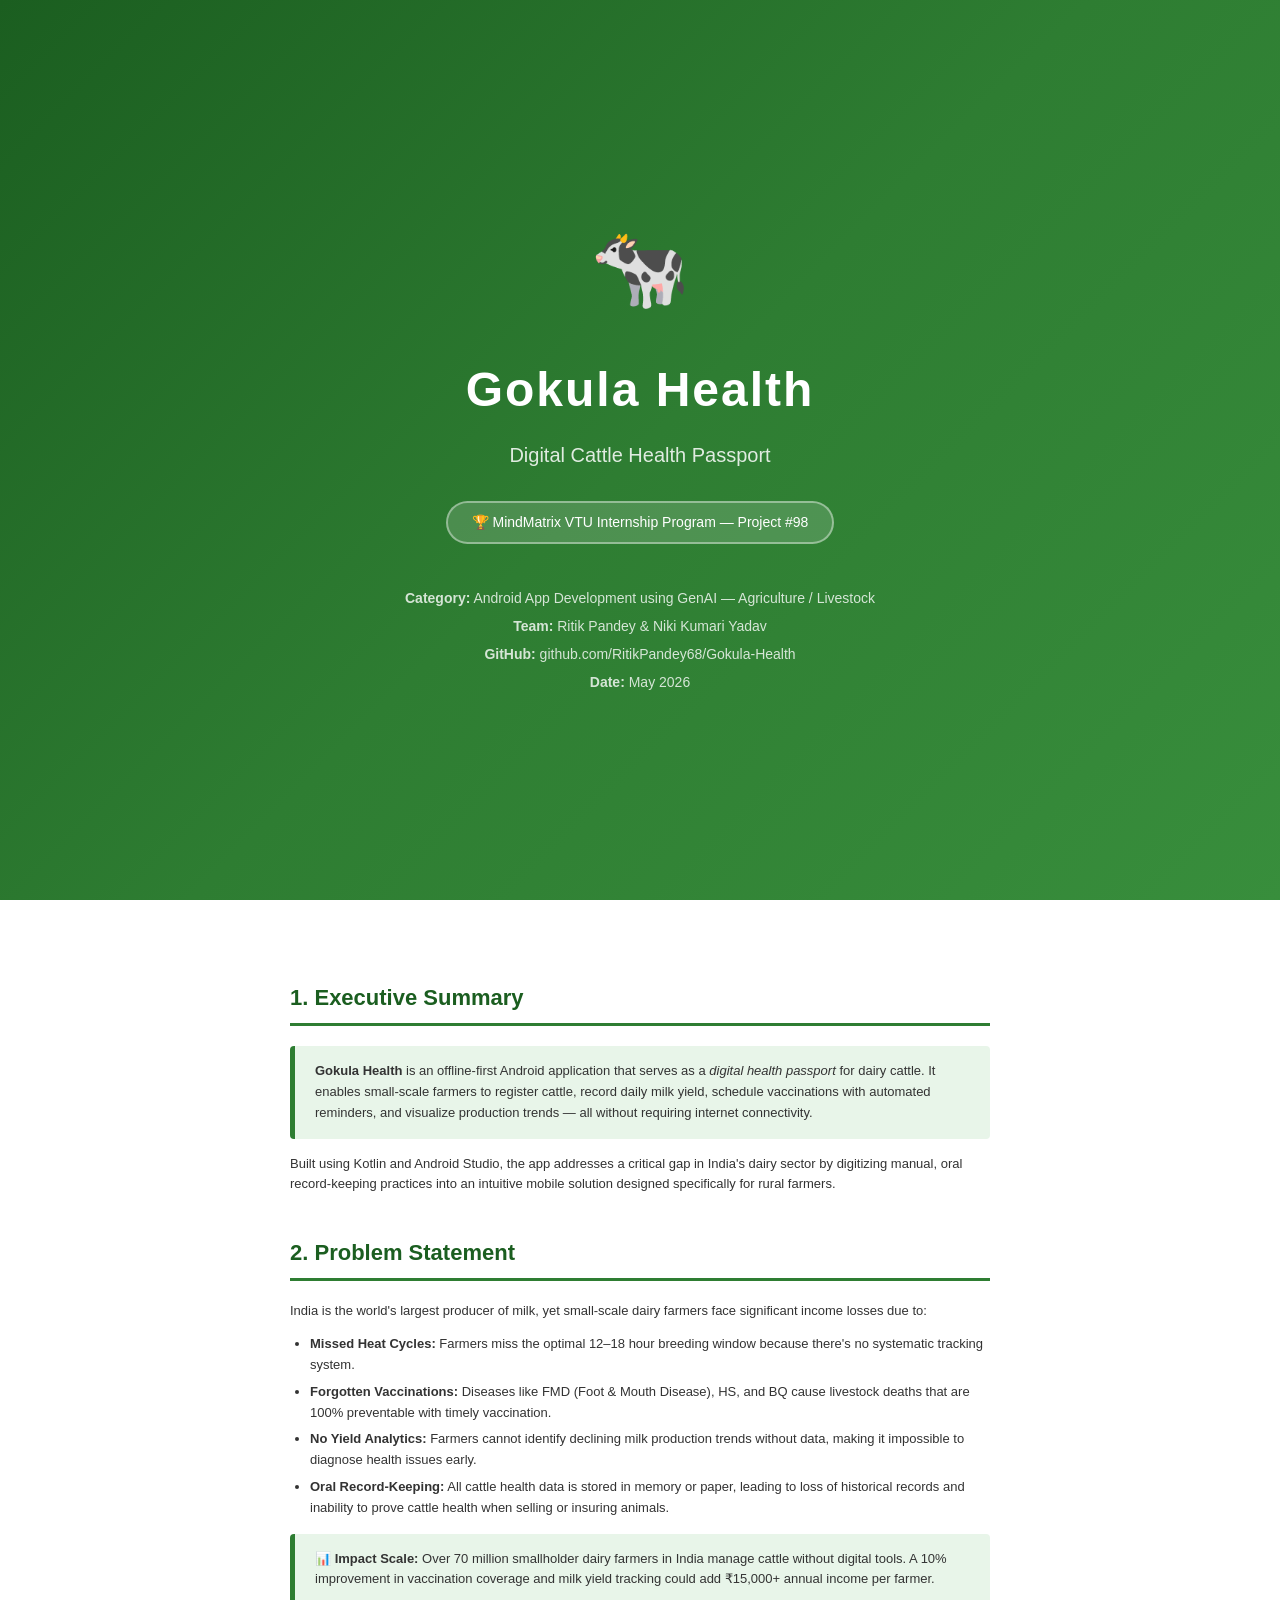
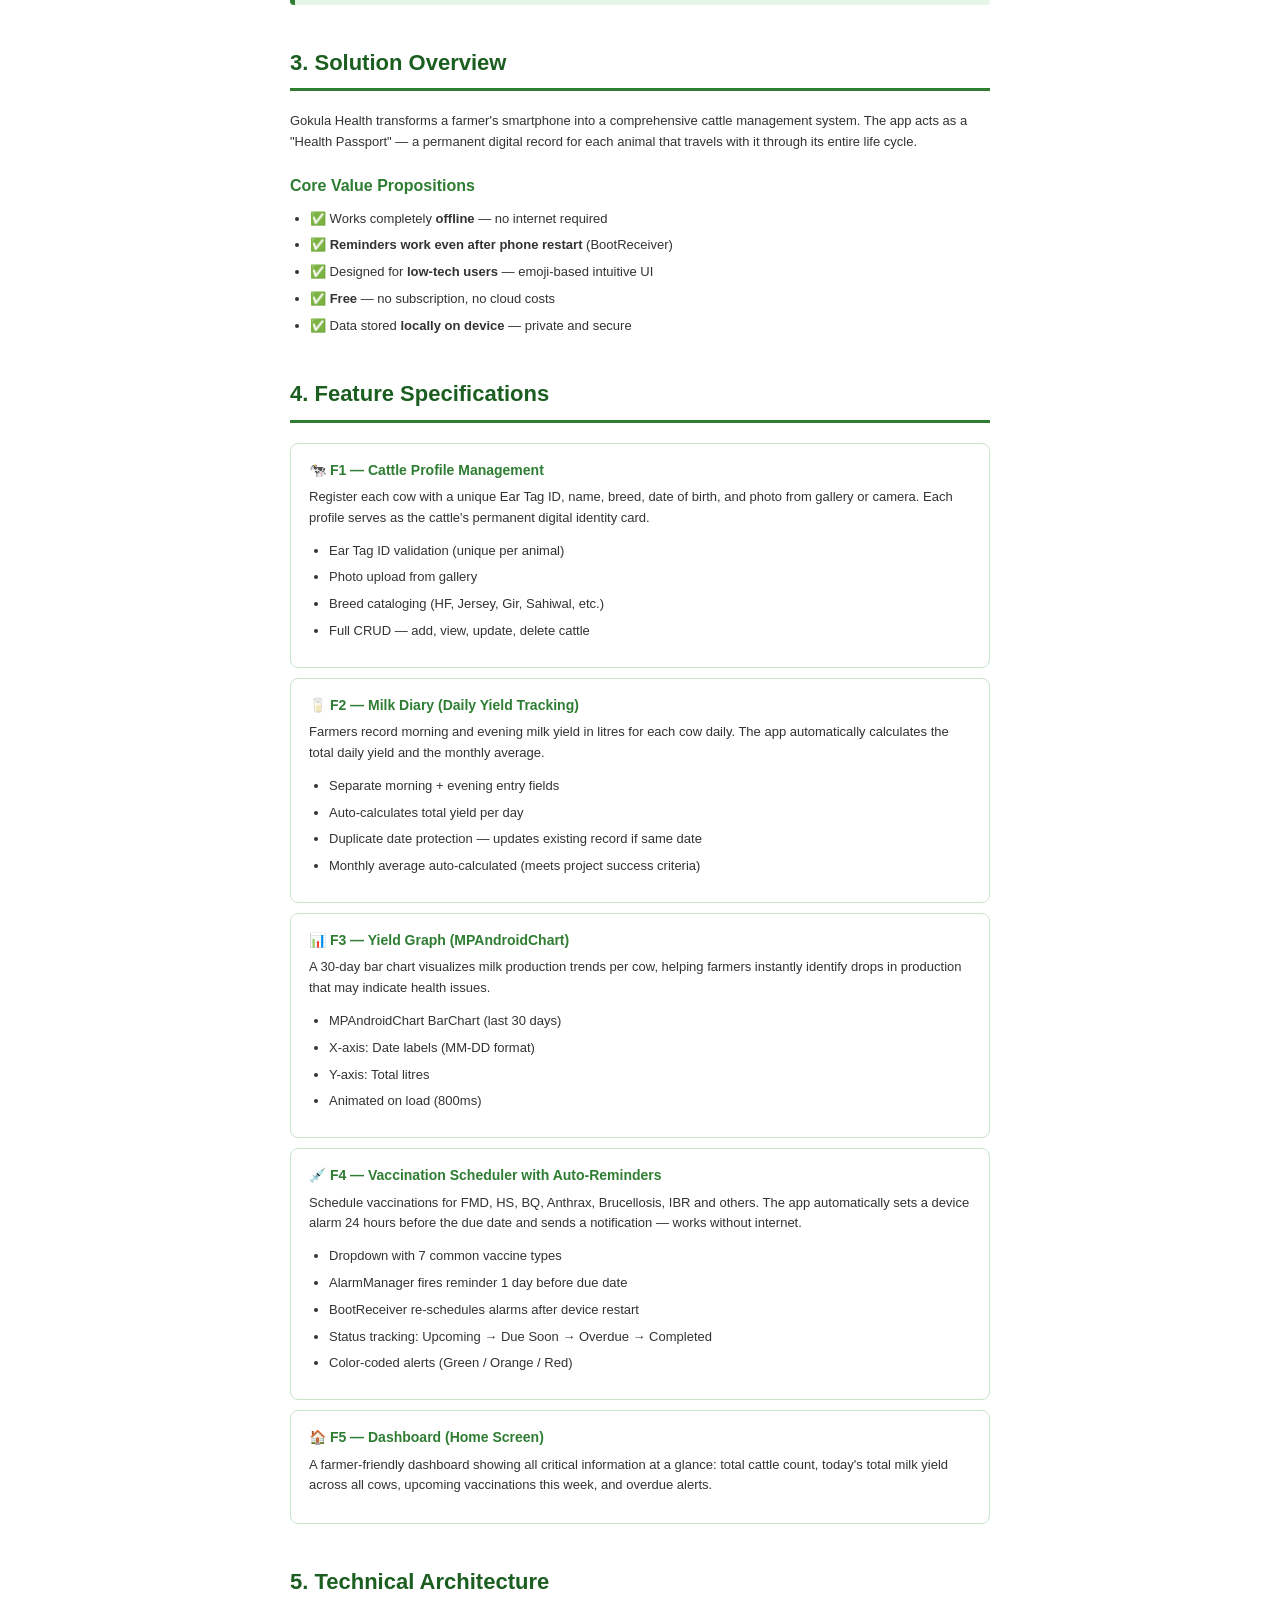
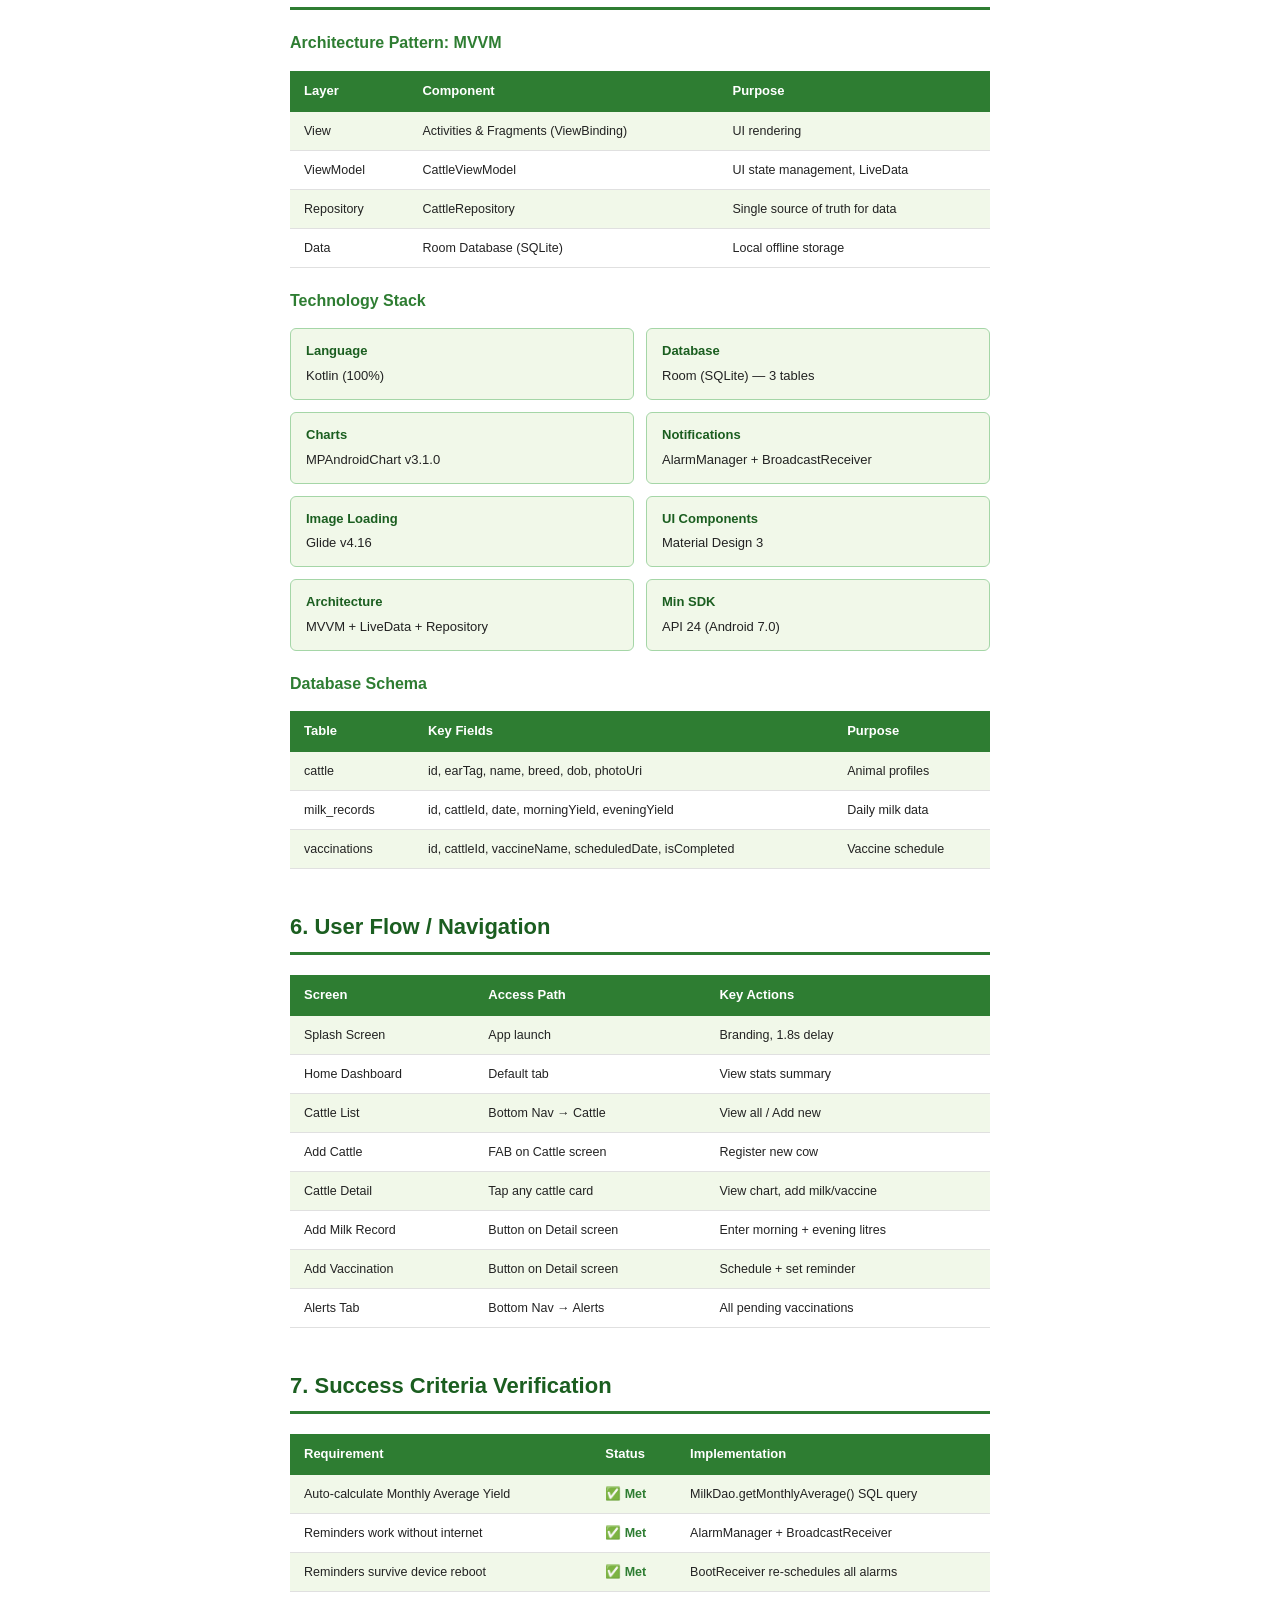
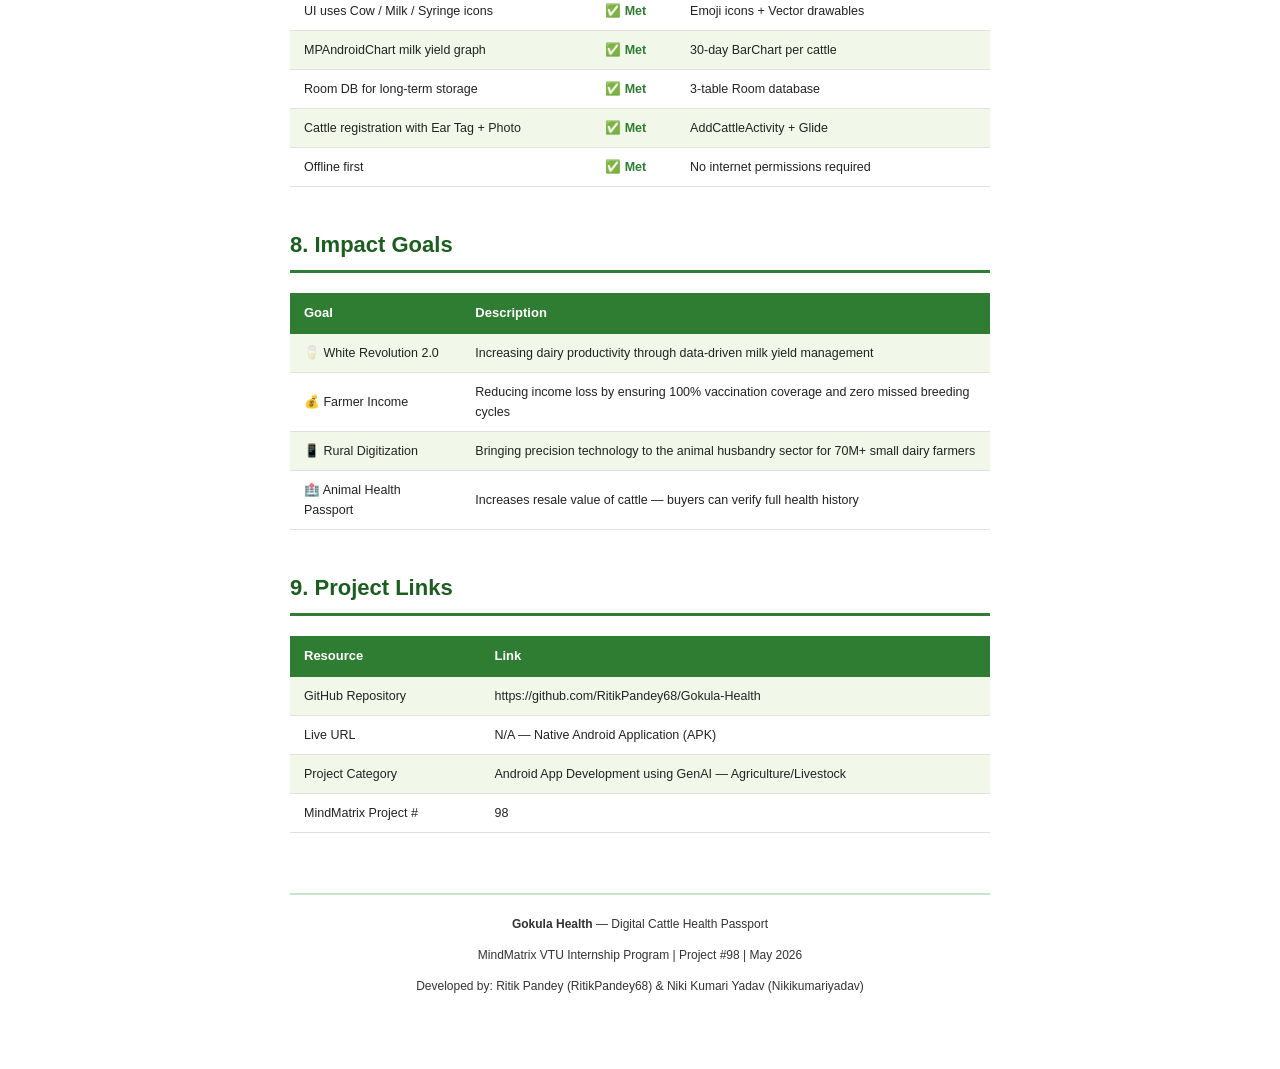
<file: GokulaHealth_PRD.html>
<!DOCTYPE html>
<html lang="en">
<head>
<meta charset="UTF-8"/>
<meta name="viewport" content="width=device-width, initial-scale=1.0"/>
<title>Gokula Health - PRD Document</title>
<style>
  * { margin: 0; padding: 0; box-sizing: border-box; }
  body { font-family: 'Arial', sans-serif; color: #222; background: #fff; font-size: 13px; line-height: 1.6; }

  .cover {
    height: 100vh; display: flex; flex-direction: column;
    justify-content: center; align-items: center;
    background: linear-gradient(135deg, #1B5E20, #2E7D32, #388E3C);
    color: white; text-align: center; padding: 40px;
    page-break-after: always;
  }
  .cover h1 { font-size: 48px; font-weight: 800; letter-spacing: 2px; margin-bottom: 10px; }
  .cover h2 { font-size: 20px; font-weight: 300; opacity: 0.85; margin-bottom: 30px; }
  .cover .badge {
    background: rgba(255,255,255,0.15); border: 2px solid rgba(255,255,255,0.4);
    border-radius: 30px; padding: 8px 24px; font-size: 14px; margin-bottom: 40px;
  }
  .cover .meta { font-size: 14px; opacity: 0.8; line-height: 2; }
  .cover .cow-icon { font-size: 80px; margin-bottom: 20px; }

  .content { max-width: 800px; margin: 0 auto; padding: 40px 50px; }

  h1.section-title {
    color: #1B5E20; font-size: 22px; border-bottom: 3px solid #2E7D32;
    padding-bottom: 8px; margin: 40px 0 20px 0;
  }
  h2.sub-title { color: #2E7D32; font-size: 16px; margin: 20px 0 10px 0; }

  p { margin-bottom: 12px; color: #333; }

  .highlight-box {
    background: #E8F5E9; border-left: 5px solid #2E7D32;
    padding: 15px 20px; border-radius: 4px; margin: 15px 0;
  }
  .highlight-box p { margin: 0; }

  table { width: 100%; border-collapse: collapse; margin: 15px 0; }
  th { background: #2E7D32; color: white; padding: 10px 14px; text-align: left; font-size: 13px; }
  td { padding: 9px 14px; border-bottom: 1px solid #e0e0e0; font-size: 12.5px; }
  tr:nth-child(even) { background: #F1F8E9; }

  ul, ol { margin: 10px 0 10px 20px; }
  li { margin-bottom: 6px; color: #333; }

  .feature-card {
    border: 1px solid #C8E6C9; border-radius: 8px; padding: 15px 18px;
    margin: 10px 0; background: #fff;
  }
  .feature-card h3 { color: #2E7D32; font-size: 14px; margin-bottom: 6px; }

  .tech-grid {
    display: grid; grid-template-columns: 1fr 1fr; gap: 12px; margin: 15px 0;
  }
  .tech-item {
    background: #F1F8E9; border: 1px solid #A5D6A7;
    border-radius: 6px; padding: 12px 15px;
  }
  .tech-item strong { color: #1B5E20; display: block; margin-bottom: 4px; }

  .status-yes { color: #2E7D32; font-weight: bold; }
  .status-no  { color: #C62828; font-weight: bold; }

  .footer {
    margin-top: 60px; padding: 20px; text-align: center;
    border-top: 2px solid #C8E6C9; color: #666; font-size: 12px;
  }

  @media print {
    .cover { height: 100vh; }
    h1.section-title { page-break-before: auto; }
    .content { padding: 30px 40px; }
  }
</style>
</head>
<body>

<!-- COVER PAGE -->
<div class="cover">
  <div class="cow-icon">🐄</div>
  <h1>Gokula Health</h1>
  <h2>Digital Cattle Health Passport</h2>
  <div class="badge">🏆 MindMatrix VTU Internship Program — Project #98</div>
  <div class="meta">
    <strong>Category:</strong> Android App Development using GenAI — Agriculture / Livestock<br/>
    <strong>Team:</strong> Ritik Pandey &amp; Niki Kumari Yadav<br/>
    <strong>GitHub:</strong> github.com/RitikPandey68/Gokula-Health<br/>
    <strong>Date:</strong> May 2026
  </div>
</div>

<!-- MAIN CONTENT -->
<div class="content">

  <!-- 1. EXECUTIVE SUMMARY -->
  <h1 class="section-title">1. Executive Summary</h1>
  <div class="highlight-box">
    <p><strong>Gokula Health</strong> is an offline-first Android application that serves as a <em>digital health passport</em> for dairy cattle. It enables small-scale farmers to register cattle, record daily milk yield, schedule vaccinations with automated reminders, and visualize production trends — all without requiring internet connectivity.</p>
  </div>
  <p>Built using Kotlin and Android Studio, the app addresses a critical gap in India's dairy sector by digitizing manual, oral record-keeping practices into an intuitive mobile solution designed specifically for rural farmers.</p>

  <!-- 2. PROBLEM STATEMENT -->
  <h1 class="section-title">2. Problem Statement</h1>
  <p>India is the world's largest producer of milk, yet small-scale dairy farmers face significant income losses due to:</p>
  <ul>
    <li><strong>Missed Heat Cycles:</strong> Farmers miss the optimal 12–18 hour breeding window because there's no systematic tracking system.</li>
    <li><strong>Forgotten Vaccinations:</strong> Diseases like FMD (Foot &amp; Mouth Disease), HS, and BQ cause livestock deaths that are 100% preventable with timely vaccination.</li>
    <li><strong>No Yield Analytics:</strong> Farmers cannot identify declining milk production trends without data, making it impossible to diagnose health issues early.</li>
    <li><strong>Oral Record-Keeping:</strong> All cattle health data is stored in memory or paper, leading to loss of historical records and inability to prove cattle health when selling or insuring animals.</li>
  </ul>

  <div class="highlight-box">
    <p>📊 <strong>Impact Scale:</strong> Over 70 million smallholder dairy farmers in India manage cattle without digital tools. A 10% improvement in vaccination coverage and milk yield tracking could add ₹15,000+ annual income per farmer.</p>
  </div>

  <!-- 3. SOLUTION -->
  <h1 class="section-title">3. Solution Overview</h1>
  <p>Gokula Health transforms a farmer's smartphone into a comprehensive cattle management system. The app acts as a "Health Passport" — a permanent digital record for each animal that travels with it through its entire life cycle.</p>

  <h2 class="sub-title">Core Value Propositions</h2>
  <ul>
    <li>✅ Works completely <strong>offline</strong> — no internet required</li>
    <li>✅ <strong>Reminders work even after phone restart</strong> (BootReceiver)</li>
    <li>✅ Designed for <strong>low-tech users</strong> — emoji-based intuitive UI</li>
    <li>✅ <strong>Free</strong> — no subscription, no cloud costs</li>
    <li>✅ Data stored <strong>locally on device</strong> — private and secure</li>
  </ul>

  <!-- 4. FEATURES -->
  <h1 class="section-title">4. Feature Specifications</h1>

  <div class="feature-card">
    <h3>🐄 F1 — Cattle Profile Management</h3>
    <p>Register each cow with a unique Ear Tag ID, name, breed, date of birth, and photo from gallery or camera. Each profile serves as the cattle's permanent digital identity card.</p>
    <ul>
      <li>Ear Tag ID validation (unique per animal)</li>
      <li>Photo upload from gallery</li>
      <li>Breed cataloging (HF, Jersey, Gir, Sahiwal, etc.)</li>
      <li>Full CRUD — add, view, update, delete cattle</li>
    </ul>
  </div>

  <div class="feature-card">
    <h3>🥛 F2 — Milk Diary (Daily Yield Tracking)</h3>
    <p>Farmers record morning and evening milk yield in litres for each cow daily. The app automatically calculates the total daily yield and the monthly average.</p>
    <ul>
      <li>Separate morning + evening entry fields</li>
      <li>Auto-calculates total yield per day</li>
      <li>Duplicate date protection — updates existing record if same date</li>
      <li>Monthly average auto-calculated (meets project success criteria)</li>
    </ul>
  </div>

  <div class="feature-card">
    <h3>📊 F3 — Yield Graph (MPAndroidChart)</h3>
    <p>A 30-day bar chart visualizes milk production trends per cow, helping farmers instantly identify drops in production that may indicate health issues.</p>
    <ul>
      <li>MPAndroidChart BarChart (last 30 days)</li>
      <li>X-axis: Date labels (MM-DD format)</li>
      <li>Y-axis: Total litres</li>
      <li>Animated on load (800ms)</li>
    </ul>
  </div>

  <div class="feature-card">
    <h3>💉 F4 — Vaccination Scheduler with Auto-Reminders</h3>
    <p>Schedule vaccinations for FMD, HS, BQ, Anthrax, Brucellosis, IBR and others. The app automatically sets a device alarm 24 hours before the due date and sends a notification — works without internet.</p>
    <ul>
      <li>Dropdown with 7 common vaccine types</li>
      <li>AlarmManager fires reminder 1 day before due date</li>
      <li>BootReceiver re-schedules alarms after device restart</li>
      <li>Status tracking: Upcoming → Due Soon → Overdue → Completed</li>
      <li>Color-coded alerts (Green / Orange / Red)</li>
    </ul>
  </div>

  <div class="feature-card">
    <h3>🏠 F5 — Dashboard (Home Screen)</h3>
    <p>A farmer-friendly dashboard showing all critical information at a glance: total cattle count, today's total milk yield across all cows, upcoming vaccinations this week, and overdue alerts.</p>
  </div>

  <!-- 5. TECH STACK -->
  <h1 class="section-title">5. Technical Architecture</h1>

  <h2 class="sub-title">Architecture Pattern: MVVM</h2>
  <table>
    <tr><th>Layer</th><th>Component</th><th>Purpose</th></tr>
    <tr><td>View</td><td>Activities &amp; Fragments (ViewBinding)</td><td>UI rendering</td></tr>
    <tr><td>ViewModel</td><td>CattleViewModel</td><td>UI state management, LiveData</td></tr>
    <tr><td>Repository</td><td>CattleRepository</td><td>Single source of truth for data</td></tr>
    <tr><td>Data</td><td>Room Database (SQLite)</td><td>Local offline storage</td></tr>
  </table>

  <h2 class="sub-title">Technology Stack</h2>
  <div class="tech-grid">
    <div class="tech-item"><strong>Language</strong>Kotlin (100%)</div>
    <div class="tech-item"><strong>Database</strong>Room (SQLite) — 3 tables</div>
    <div class="tech-item"><strong>Charts</strong>MPAndroidChart v3.1.0</div>
    <div class="tech-item"><strong>Notifications</strong>AlarmManager + BroadcastReceiver</div>
    <div class="tech-item"><strong>Image Loading</strong>Glide v4.16</div>
    <div class="tech-item"><strong>UI Components</strong>Material Design 3</div>
    <div class="tech-item"><strong>Architecture</strong>MVVM + LiveData + Repository</div>
    <div class="tech-item"><strong>Min SDK</strong>API 24 (Android 7.0)</div>
  </div>

  <h2 class="sub-title">Database Schema</h2>
  <table>
    <tr><th>Table</th><th>Key Fields</th><th>Purpose</th></tr>
    <tr><td>cattle</td><td>id, earTag, name, breed, dob, photoUri</td><td>Animal profiles</td></tr>
    <tr><td>milk_records</td><td>id, cattleId, date, morningYield, eveningYield</td><td>Daily milk data</td></tr>
    <tr><td>vaccinations</td><td>id, cattleId, vaccineName, scheduledDate, isCompleted</td><td>Vaccine schedule</td></tr>
  </table>

  <!-- 6. APP FLOW -->
  <h1 class="section-title">6. User Flow / Navigation</h1>
  <table>
    <tr><th>Screen</th><th>Access Path</th><th>Key Actions</th></tr>
    <tr><td>Splash Screen</td><td>App launch</td><td>Branding, 1.8s delay</td></tr>
    <tr><td>Home Dashboard</td><td>Default tab</td><td>View stats summary</td></tr>
    <tr><td>Cattle List</td><td>Bottom Nav → Cattle</td><td>View all / Add new</td></tr>
    <tr><td>Add Cattle</td><td>FAB on Cattle screen</td><td>Register new cow</td></tr>
    <tr><td>Cattle Detail</td><td>Tap any cattle card</td><td>View chart, add milk/vaccine</td></tr>
    <tr><td>Add Milk Record</td><td>Button on Detail screen</td><td>Enter morning + evening litres</td></tr>
    <tr><td>Add Vaccination</td><td>Button on Detail screen</td><td>Schedule + set reminder</td></tr>
    <tr><td>Alerts Tab</td><td>Bottom Nav → Alerts</td><td>All pending vaccinations</td></tr>
  </table>

  <!-- 7. SUCCESS CRITERIA -->
  <h1 class="section-title">7. Success Criteria Verification</h1>
  <table>
    <tr><th>Requirement</th><th>Status</th><th>Implementation</th></tr>
    <tr><td>Auto-calculate Monthly Average Yield</td><td class="status-yes">✅ Met</td><td>MilkDao.getMonthlyAverage() SQL query</td></tr>
    <tr><td>Reminders work without internet</td><td class="status-yes">✅ Met</td><td>AlarmManager + BroadcastReceiver</td></tr>
    <tr><td>Reminders survive device reboot</td><td class="status-yes">✅ Met</td><td>BootReceiver re-schedules all alarms</td></tr>
    <tr><td>UI uses Cow / Milk / Syringe icons</td><td class="status-yes">✅ Met</td><td>Emoji icons + Vector drawables</td></tr>
    <tr><td>MPAndroidChart milk yield graph</td><td class="status-yes">✅ Met</td><td>30-day BarChart per cattle</td></tr>
    <tr><td>Room DB for long-term storage</td><td class="status-yes">✅ Met</td><td>3-table Room database</td></tr>
    <tr><td>Cattle registration with Ear Tag + Photo</td><td class="status-yes">✅ Met</td><td>AddCattleActivity + Glide</td></tr>
    <tr><td>Offline first</td><td class="status-yes">✅ Met</td><td>No internet permissions required</td></tr>
  </table>

  <!-- 8. IMPACT -->
  <h1 class="section-title">8. Impact Goals</h1>
  <table>
    <tr><th>Goal</th><th>Description</th></tr>
    <tr><td>🥛 White Revolution 2.0</td><td>Increasing dairy productivity through data-driven milk yield management</td></tr>
    <tr><td>💰 Farmer Income</td><td>Reducing income loss by ensuring 100% vaccination coverage and zero missed breeding cycles</td></tr>
    <tr><td>📱 Rural Digitization</td><td>Bringing precision technology to the animal husbandry sector for 70M+ small dairy farmers</td></tr>
    <tr><td>🏥 Animal Health Passport</td><td>Increases resale value of cattle — buyers can verify full health history</td></tr>
  </table>

  <!-- 9. PROJECT LINKS -->
  <h1 class="section-title">9. Project Links</h1>
  <table>
    <tr><th>Resource</th><th>Link</th></tr>
    <tr><td>GitHub Repository</td><td>https://github.com/RitikPandey68/Gokula-Health</td></tr>
    <tr><td>Live URL</td><td>N/A — Native Android Application (APK)</td></tr>
    <tr><td>Project Category</td><td>Android App Development using GenAI — Agriculture/Livestock</td></tr>
    <tr><td>MindMatrix Project #</td><td>98</td></tr>
  </table>

  <div class="footer">
    <p><strong>Gokula Health</strong> — Digital Cattle Health Passport</p>
    <p>MindMatrix VTU Internship Program | Project #98 | May 2026</p>
    <p>Developed by: Ritik Pandey (RitikPandey68) &amp; Niki Kumari Yadav (Nikikumariyadav)</p>
  </div>

</div>
</body>
</html>
</file>
